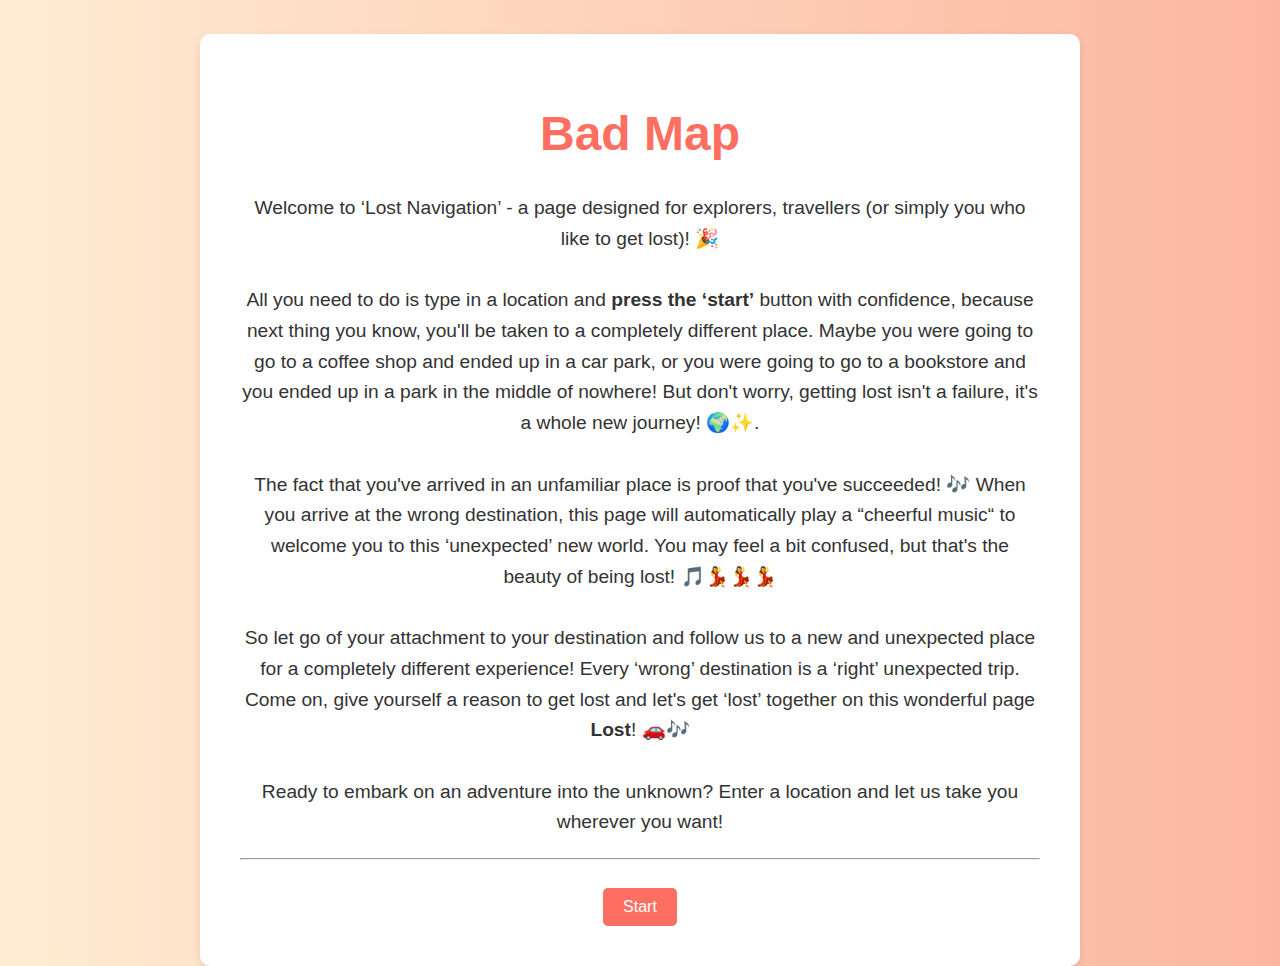
<file: index.html>
<!DOCTYPE html>
<html lang="en">
<head>
    <meta charset="UTF-8">
    <meta name="viewport" content="width=device-width, initial-scale=1.0">
    <title>Lost Navigation</title>
    <style>
        body {
            font-family: Arial, sans-serif;
            background: linear-gradient(to right, #ffecd2, #fcb69f);
            color: #333;
            margin: 0;
            padding: 0;
            display: flex;
            justify-content: center;
            align-items: center;
            height: 100vh;
            text-align: center;
            padding-top: 50px; /* 向下移動 */
        }
        h1 {
            font-size: 3em;
            color: #ff6f61;
        }
        p {
            font-size: 1.2em;
            line-height: 1.6;
            margin: 20px 0;
        }
        a {
            display: inline-block;
            padding: 10px 20px;
            margin-top: 20px;
            background: #ff6f61;
            color: white;
            text-decoration: none;
            border-radius: 5px;
            transition: background 0.3s;
        }
        a:hover {
            background: #e55d50;
        }
        .container {
            background: white;
            padding: 40px;
            border-radius: 10px;
            box-shadow: 0 4px 8px rgba(0, 0, 0, 0.1);
            max-width: 800px;
            margin: 20px;
        }
    </style>
</head>
<body>
    <div class="container">
        <h1>Bad Map</h1>
        <p>
            Welcome to ‘Lost Navigation’ - a page designed for explorers, travellers (or simply you who like to get lost)! 🎉
            <br><br>
            All you need to do is type in a location and <strong>press the ‘start’</strong> button with confidence, because next thing you know, you'll be taken to a completely different place. Maybe you were going to go to a coffee shop and ended up in a car park, or you were going to go to a bookstore and you ended up in a park in the middle of nowhere! But don't worry, getting lost isn't a failure, it's a whole new journey! 🌍✨.
            <br><br>
            The fact that you've arrived in an unfamiliar place is proof that you've succeeded! 🎶 When you arrive at the wrong destination, this page will automatically play a “cheerful music“ to welcome you to this ‘unexpected’ new world. You may feel a bit confused, but that's the beauty of being lost! 🎵💃💃💃
            <br><br>
            So let go of your attachment to your destination and follow us to a new and unexpected place for a completely different experience! Every ‘wrong’ destination is a ‘right’ unexpected trip. Come on, give yourself a reason to get lost and let's get ‘lost’ together on this wonderful page <strong>Lost</strong>! 🚗🎶
            <br><br>
            Ready to embark on an adventure into the unknown? Enter a location and let us take you wherever you want!
        </p>
        <hr>
        <a href="home.html">Start</a>
    </div>
</body>
</html>
</file>
